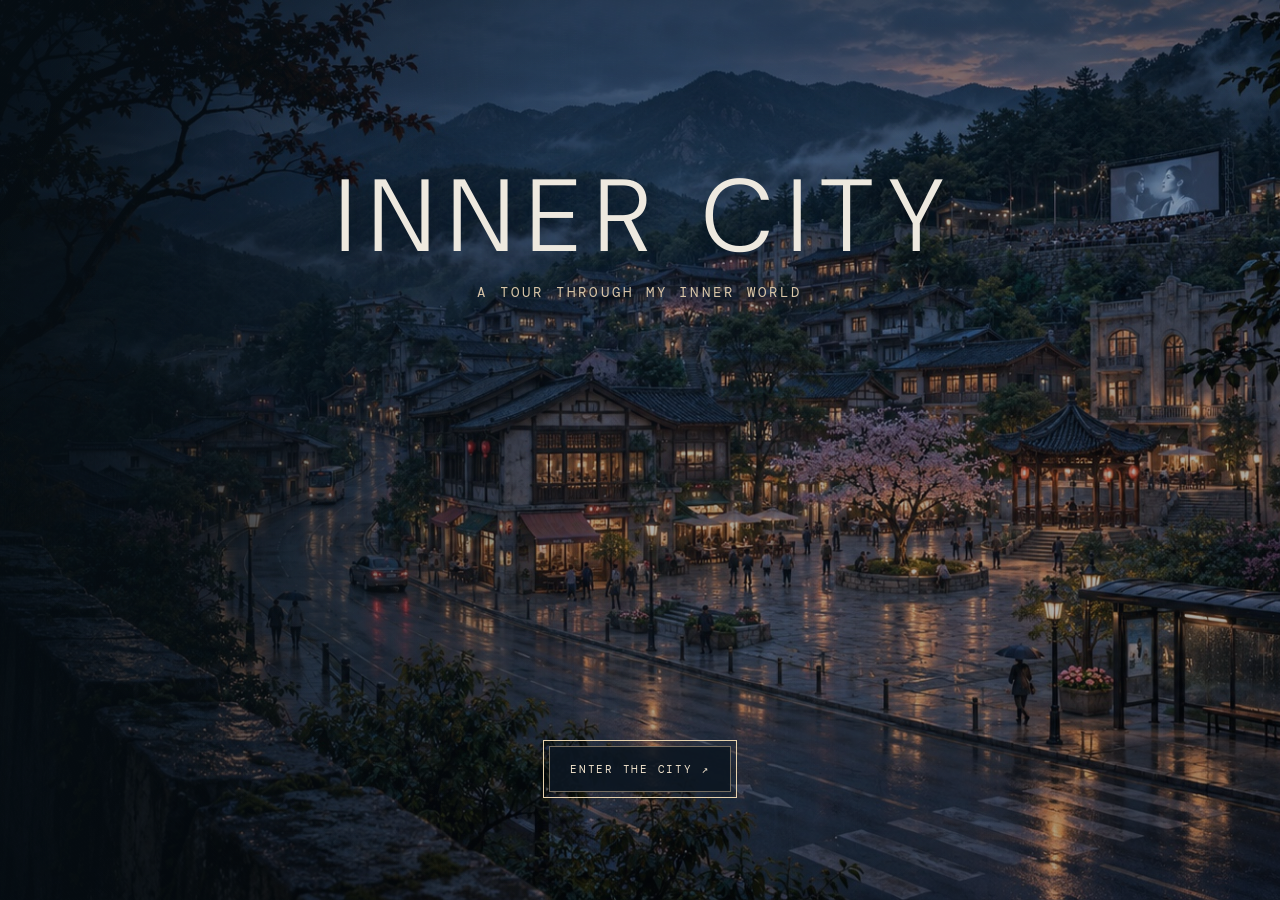
<file: index.html>
<!doctype html>
<html lang="en">
<head>
  <meta charset="utf-8">
  <meta name="viewport" content="width=device-width,initial-scale=1">
  <meta name="theme-color" content="#080e16">
  <title>ZHUJIAXUAN — Art Portfolio</title>
  <style>html,body{margin:0;background:#080e16;color:#eee9df}iframe{display:block;width:100%;height:100dvh;border:0;background:#080e16}</style>
  <link rel="preload" as="image" href="assets/cinema/overview.jpg" fetchpriority="high">
  <link rel="stylesheet" href="opening.css">
  <link rel="stylesheet" href="https://fonts.googleapis.com/css2?family=DM+Mono&amp;family=DM+Sans:wght@300;400&amp;display=swap" media="print" onload="this.media='all'">
</head>
<body data-opening="waiting">
  <iframe id="city" allowfullscreen inert src="city-prototype/index.html?opening=1" title="INNER CITY interactive 3D city"></iframe>
  <section class="opening" aria-labelledby="opening-title">
    <div class="opening-veil" aria-hidden="true"></div>
    <div class="opening-title">
      <h1 id="opening-title">INNER CITY</h1>
      <p>A TOUR THROUGH MY INNER WORLD</p>
    </div>
    <div class="opening-actions">
      <p class="opening-status" role="status"></p>
      <button type="button" id="opening-enter" hidden>ENTER THE CITY ↗</button>
      <button type="button" id="opening-retry" hidden>RETRY ↻</button>
      <noscript>Enable JavaScript to enter INNER CITY.</noscript>
    </div>
  </section>
  <script type="module" src="opening.js"></script>
</body>
</html>
</file>
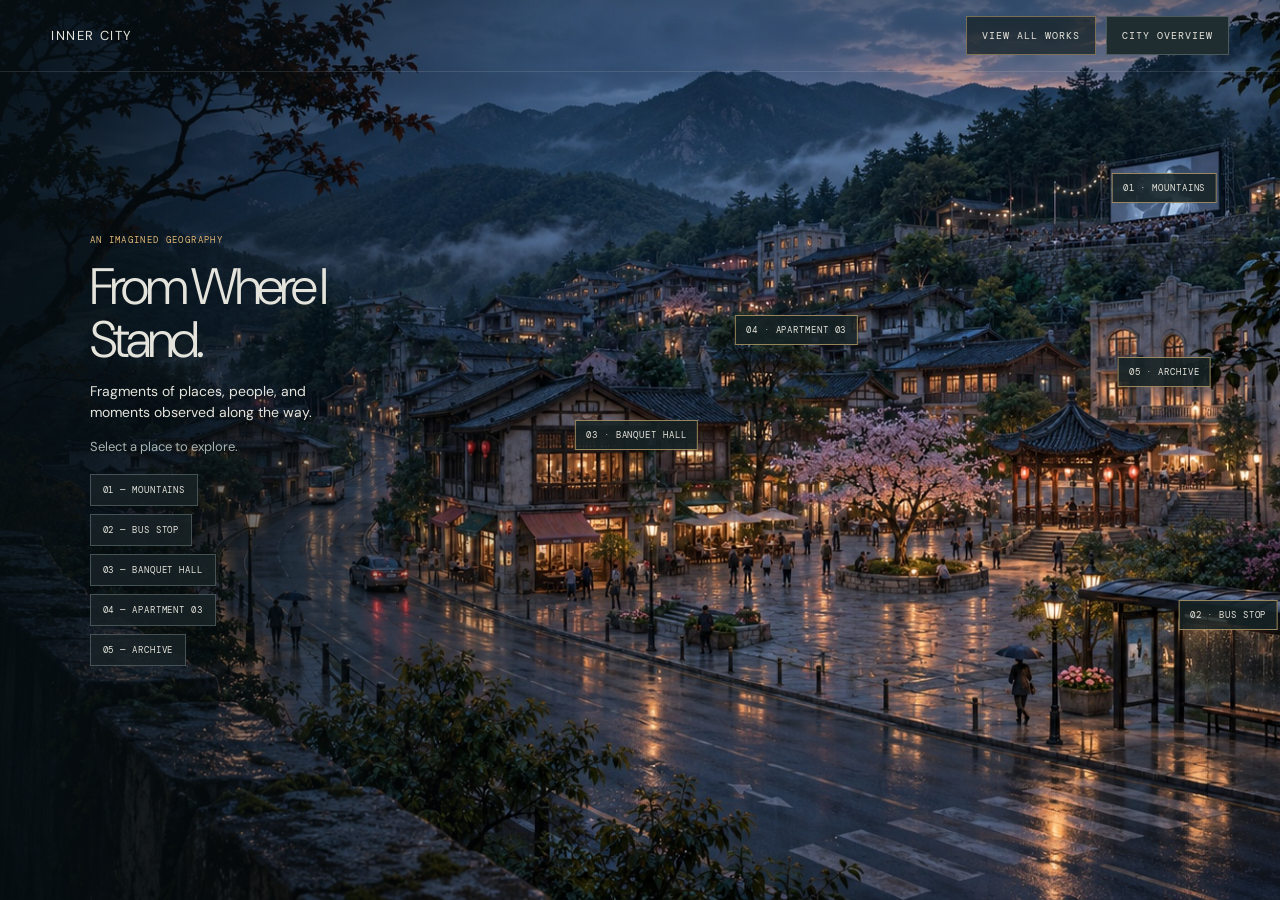
<file: city-prototype/index.html>
<!doctype html><html lang="en"><head><meta charset="utf-8"><meta name="viewport" content="width=device-width,initial-scale=1"><title>ZHUJIAXUAN — Art Portfolio</title><link rel="stylesheet" href="style.css"><link rel="stylesheet" href="viewer.css"><link rel="stylesheet" href="https://fonts.googleapis.com/css2?family=DM+Mono:wght@400;500&amp;family=DM+Sans:wght@300;400;500&amp;family=Playfair+Display:ital,wght@1,400&amp;display=swap" media="print" onload="this.media='all'"><script>if(parent!==window&&new URLSearchParams(location.search).has("opening"))document.documentElement.classList.add("opening-pending");</script><script type="importmap">{"imports":{"three":"./vendor/three.module.js"}}</script></head><body><header><div class="brand">INNER CITY</div><nav class="header-actions" aria-label="City navigation"><button id="viewAllWorks" type="button" aria-haspopup="dialog" aria-controls="workIndex">VIEW ALL WORKS</button><button id="overview">CITY OVERVIEW</button></nav></header><main><div id="stage"></div><div class="copy"><p>AN IMAGINED GEOGRAPHY</p><h1 id="title">From Where I Stand.</h1><div class="overview-subtitle">Fragments of places, people, and moments observed along the way.</div><div id="info">Select a place to explore.</div><div class="actions"><button data-location="mountains">01 — MOUNTAINS</button><button data-location="bus">02 — BUS STOP</button><button data-location="banquet">03 — BANQUET HALL</button><button data-location="apartment">04 — APARTMENT 03</button><button data-location="archive">05 — ARCHIVE</button></div></div><button class="world-label" id="label-mountains">01 · MOUNTAINS</button><button class="world-label" id="label-bus">02 · BUS STOP</button><button class="world-label" id="label-banquet">03 · BANQUET HALL</button><button class="world-label" id="label-apartment">04 · APARTMENT 03</button><button class="world-label" id="label-archive">05 · ARCHIVE</button><div id="error" hidden>Three.js could not load.</div></main><section id="workIndex" class="work-index" role="dialog" aria-modal="true" aria-labelledby="workIndexTitle" aria-hidden="true" inert><div class="work-index-panel"><div class="work-index-heading"><div><p class="work-index-kicker">INNER CITY / INDEX</p><h2 id="workIndexTitle">Selected works</h2><p class="work-index-subtitle">Five rooms within an imagined geography.</p></div><button id="closeWorkIndex" class="work-index-close" type="button" aria-label="Close works index">CLOSE ×</button></div><div class="work-index-list"><button class="work-index-item" type="button" data-work-index="mountains"><span class="work-index-number">01</span><span class="work-index-copy"><span class="work-index-place">MOUNTAINS</span><span class="work-index-title">STONE IS THE ROOT OF CLOUD</span></span><span class="work-index-arrow" aria-hidden="true">↗</span></button><button class="work-index-item" type="button" data-work-index="bus"><span class="work-index-number">02</span><span class="work-index-copy"><span class="work-index-place">BUS STOP</span><span class="work-index-title">XIAO NAN</span></span><span class="work-index-arrow" aria-hidden="true">↗</span></button><button class="work-index-item" type="button" data-work-index="banquet"><span class="work-index-number">03</span><span class="work-index-copy"><span class="work-index-place">BANQUET HALL</span><span class="work-index-title">THE FLOCK</span></span><span class="work-index-arrow" aria-hidden="true">↗</span></button><button class="work-index-item" type="button" data-work-index="apartment"><span class="work-index-number">04</span><span class="work-index-copy"><span class="work-index-place">APARTMENT 03</span><span class="work-index-title">ME</span></span><span class="work-index-arrow" aria-hidden="true">↗</span></button><button class="work-index-item" type="button" data-work-index="archive"><span class="work-index-number">05</span><span class="work-index-copy"><span class="work-index-place">ARCHIVE</span><span class="work-index-title">IMAGE ARCHIVE</span></span><span class="work-index-arrow" aria-hidden="true">↗</span></button></div><p class="work-index-foot">SELECT A WORK TO ENTER ITS VIEWING SPACE</p></div></section><script src="media-config.js"></script><link rel="modulepreload" href="main.js"><link rel="modulepreload" href="portfolio-layer.js"><script type="module" src="opening-ready.js"></script></body></html>
</file>
<file: opening.css>
html,body{width:100%;height:100%;overflow:hidden}
[hidden]{display:none!important}
#city{
  position:absolute;
  inset:0;
  height:100%;
  opacity:0;
  transform:scale(.988);
  transform-origin:57% 42%;
  transition:opacity 1s ease,transform 2s cubic-bezier(.22,.65,.35,1);
}
body:is([data-opening="ready"],[data-opening="entering"],[data-opening="entered"]) #city{opacity:1;transform:none}
.opening{
  position:fixed;
  inset:0;
  z-index:1;
  text-align:center;
  isolation:isolate;
  font-family:'DM Sans',system-ui,sans-serif;
  transition:opacity .62s ease;
}
.opening-veil,.opening-veil::before,.opening-veil::after{position:absolute;inset:0;pointer-events:none}
.opening-veil{
  z-index:-1;
  background:radial-gradient(ellipse at 51% 38%,#142231,#080e16 74%);
  opacity:1;
  transition:opacity 1.7s cubic-bezier(.21,.58,.3,1);
}
.opening-veil::before,.opening-veil::after{content:""}
.opening-veil::before{
  opacity:.17;
  background:repeating-radial-gradient(circle at 41% 57%,#b6c5cf14 0 .35px,transparent .4px 3px);
}
.opening-veil::after{
  opacity:.34;
  background:radial-gradient(ellipse 68% 20% at 63% 67%,#72869f45,transparent 100%);
  animation:opening-haze 5s ease-out both;
}
.opening-title{
  position:absolute;
  left:16px;
  right:16px;
  top:43%;
  transform:translateY(-50%);
  transition:top 1.5s cubic-bezier(.22,.65,.35,1);
}
.opening-title h1,.opening-title p{margin:0;animation:opening-title 1.2s .38s both ease-out}
.opening-title h1{
  font-weight:300;
  font-size:clamp(38px,8vw,112px);
  line-height:1.02;
  letter-spacing:.16em;
  padding-left:.16em;
  text-shadow:0 2px 24px #061019aa;
}
.opening-title p{
  margin-top:14px;
  color:#d9c6a8;
  font:400 clamp(9px,1.25vw,14px)/1.5 'DM Mono',ui-monospace,monospace;
  letter-spacing:.23em;
  animation-delay:.56s;
  text-shadow:0 1px 14px #09141f;
}
.opening-actions{position:absolute;left:16px;right:16px;bottom:max(12%,env(safe-area-inset-bottom));font:11px/1.5 'DM Mono',ui-monospace,monospace;letter-spacing:.12em}
.opening-status{color:#bcc5cd;margin:0 0 12px}
.opening-status:empty{margin:0}
.opening-actions button{
  min-height:46px;
  border:1px solid #bda98d99;
  padding:12px 20px;
  background:#0d1721e8;
  color:#f1e3cc;
  font:inherit;
  letter-spacing:.16em;
  cursor:pointer;
  transition:color .2s,background .2s;
}
.opening-actions button:hover{background:#dcc3a0;color:#151d25}
.opening-actions button:focus-visible{outline:1px solid #e6d2ae;outline-offset:5px}
body:is([data-opening="ready"],[data-opening="entering"]) .opening-veil{opacity:.34;transition-delay:var(--city-lead,0ms)}
body:is([data-opening="ready"],[data-opening="entering"]) .opening-title{top:26%}
body[data-opening="ready"] #opening-enter{animation:opening-title .45s ease-out both}
body[data-opening="entering"] .opening{opacity:0}
@keyframes opening-title{from{opacity:0;transform:translateY(8px)}to{opacity:1;transform:none}}
@keyframes opening-haze{from{transform:translate(-4%,4%);opacity:.15}to{transform:none;opacity:.34}}
@media(max-width:600px){
  .opening-title h1{font-size:clamp(32px,9vw,48px)}
  .opening-title p{letter-spacing:.16em}
  body:is([data-opening="ready"],[data-opening="entering"]) .opening-title{top:23%}
}
@media(prefers-reduced-motion:reduce){
  #city,.opening,.opening-veil,.opening-title,.opening-actions button{transition:none;transform:none}
  .opening-veil::after,.opening-title h1,.opening-title p,body[data-opening="ready"] #opening-enter{animation:none}
}
</file>
<file: city-prototype/style.css>
*{box-sizing:border-box}body{margin:0;background:#182327;color:#e5e4dc;font-family:'DM Sans',sans-serif;overflow:hidden}header{height:72px;position:absolute;z-index:5;inset:0 0 auto;display:flex;align-items:center;justify-content:space-between;padding:0 4vw;border-bottom:1px solid #d9e1dd22}.brand{font-size:13px;letter-spacing:.12em}.brand span{margin-left:16px;font:9px 'DM Mono';color:#92a09b}button{font:10px 'DM Mono';letter-spacing:.1em;color:#e6e4db;background:#202d30;border:1px solid #70808088;padding:12px 15px;cursor:pointer;transition:.2s}button:hover,button.active{background:#dfb776;color:#172226;border-color:#dfb776}main,#stage{position:absolute;inset:0}#stage canvas{display:block;width:100%;height:100%}.copy{position:absolute;z-index:2;left:7vw;top:25vh;width:310px;pointer-events:none}.copy p{font:9px 'DM Mono';letter-spacing:.15em;color:#dfb776}.copy h1{font-size:clamp(40px,5vw,70px);font-weight:300;letter-spacing:-.065em;line-height:.98;margin:18px 0}.copy h1 i{font-family:'Playfair Display';font-weight:400}.copy #info{font-size:13px;line-height:1.7;color:#a9b5b1;max-width:260px}.actions{pointer-events:auto;display:flex;flex-direction:column;align-items:flex-start;gap:8px;margin-top:24px}.legend{position:absolute;z-index:2;bottom:22px;left:4vw;font:9px 'DM Mono';letter-spacing:.12em;color:#9ba8a4}.legend span{color:#dfb776}#error{position:absolute;z-index:8;inset:auto 20px 60px;background:#672;color:#fff;padding:14px}

.world-label{position:fixed;z-index:8;transform:translate(-50%,-130%);pointer-events:auto;white-space:nowrap;font-size:9px;background:#172326dd;border-color:#d9b777aa;padding:8px 10px}.world-label[hidden]{display:none}

.actions{max-height:58vh;overflow:auto}.actions button{font-size:9px;padding:9px 12px;background:#172326df}.world-label{z-index:9}

.in-scene .copy{opacity:0;transition:opacity .45s;pointer-events:none}.copy{transition:opacity .45s}


.header-actions{display:flex;align-items:center;gap:10px}
#viewAllWorks{background:#172326bb;border-color:#dfb77677;color:#e8e5dc}
#viewAllWorks:hover{background:#dfb776;color:#172226}
.work-index{position:fixed;z-index:15;inset:0;display:none;overflow:auto;background:rgba(16,24,27,.86);backdrop-filter:blur(12px);-webkit-backdrop-filter:blur(12px);color:#e8e5dc;padding:clamp(88px,13vh,132px) clamp(22px,9vw,150px) 48px}
.work-index.open{display:block}
.work-index-panel{width:min(100%,900px);margin:0 auto}
.work-index-heading{display:flex;justify-content:space-between;align-items:flex-start;gap:24px;border-bottom:1px solid #d9e1dd35;padding-bottom:28px}
.work-index-kicker,.work-index-foot{font:9px 'DM Mono',monospace;letter-spacing:.16em;color:#dfb776}
.work-index-heading h2{font:300 clamp(32px,5vw,58px) 'DM Sans',sans-serif;letter-spacing:-.045em;margin:12px 0 8px}
.work-index-subtitle{font-size:13px;color:#a9b5b1;margin:0}
.work-index-close{flex:none}
.work-index-list{display:grid;grid-template-columns:1fr 1fr;column-gap:36px;margin-top:12px}
.work-index-item{display:flex;align-items:center;gap:18px;width:100%;min-height:92px;padding:18px 4px;text-align:left;background:transparent;border:0;border-bottom:1px solid #d9e1dd2b;color:#e8e5dc;letter-spacing:0}
.work-index-item:hover,.work-index-item:focus-visible{background:#26353788;color:#e8e5dc}
.work-index-number{font:11px 'DM Mono',monospace;color:#dfb776;align-self:flex-start;padding-top:3px}
.work-index-copy{display:flex;flex-direction:column;gap:7px;min-width:0}
.work-index-place{font:10px 'DM Mono',monospace;letter-spacing:.13em;color:#aebcb6}
.work-index-title{font:400 15px 'DM Sans',sans-serif;letter-spacing:.04em;color:#e8e5dc}
.work-index-arrow{margin-left:auto;color:#dfb776;font-size:16px}
.work-index-foot{margin-top:26px;color:#91a09b}
@media(max-width:700px){.header-actions{gap:5px}header{padding:0 4vw}.header-actions button{padding:10px 8px;font-size:8px}.work-index{padding:96px 6vw 32px}.work-index-heading{gap:12px}.work-index-heading h2{font-size:36px}.work-index-list{grid-template-columns:1fr;margin-top:8px}.work-index-item{min-height:75px;padding:13px 2px}.work-index-title{font-size:14px}}

/* Exterior plates share the stage with the existing WebGL interiors. */
.cinema-stage,.cinema-shot{position:absolute;inset:0;overflow:hidden;pointer-events:none}
.cinema-shot{visibility:hidden}
.cinema-shot.active{visibility:visible;z-index:1}
.cinema-frame,.cinema-plate,.cinema-depth{position:absolute;transform-origin:0 0}
/* Keep the bitmap stable while the route scales it and moves its masked layers. */
.cinema-frame{will-change:transform}
.cinema-depth,.cinema-atmosphere>div{will-change:transform,opacity}
.cinema-plate,.cinema-depth{inset:0;width:100%;height:100%;display:block}
.cinema-depth{background-size:100% 100%;opacity:0}
[data-region="ridge"]{mask-image:radial-gradient(ellipse 47% 22% at 45% 4%,#000 22%,transparent 100%)}
[data-region="street"][data-axis="horizontal"]{mask-image:radial-gradient(ellipse 37% 21% at 87% 100%,#000 22%,transparent 100%)}
[data-region="street"][data-axis="vertical"]{mask-image:radial-gradient(ellipse 15% 32% at 101% 0%,#000 17%,transparent 100%)}
[data-region="forest"]{mask-image:radial-gradient(ellipse 39% 24% at 24% 0%,#000 15%,transparent 100%)}
[data-region="stairs"]{mask-image:linear-gradient(0deg,#000 2%,#000 10%,transparent 26%)}
[data-region="traffic"]{mask-image:radial-gradient(ellipse 19% 21% at 97% 45%,#000 18%,transparent 100%)}
[data-region="curb"]{mask-image:linear-gradient(0deg,#000 3%,#000 11%,transparent 28%)}
body.exterior-in-motion .entry{opacity:var(--exterior-entry,0);pointer-events:none}
body.exterior-in-motion .entry button{pointer-events:none}
body.exterior-in-motion .copy,body.exterior-in-motion .actions{opacity:0;pointer-events:none}
.cinema-stage:after{content:"";position:absolute;inset:0;z-index:2;background:linear-gradient(90deg,#081217b5,transparent 46%),linear-gradient(180deg,#08121762,transparent 18%);opacity:0;transition:opacity .4s}
body[data-exterior]:not([data-exterior=""]) .cinema-stage:after{opacity:1}
button.cinema-artwork{position:absolute;padding:0;border:0;background:#101b20;overflow:hidden;pointer-events:auto;cursor:pointer}
.cinema-artwork img{width:100%;height:100%;display:block;object-fit:cover}
.cinema-artwork:focus-visible{outline:2px solid #efc78b;outline-offset:3px}
body[data-exterior="bus"] .entry.entry--bus{left:7vw;right:auto;top:28vh}
@media(max-width:700px){body[data-exterior="bus"] .entry.entry--bus{left:5vw;right:auto;top:auto;bottom:5vh}.cinema-stage:after{background:linear-gradient(90deg,#08121790,transparent 74%),linear-gradient(0deg,#081217ab,transparent 39%)}}
[data-shot="mountains"] .cinema-artwork img{object-fit:contain}
/* Keep poster credits within the visible part of the fixed mountain screen
   when the portrait viewport crops the landscape plate. */
@media(max-aspect-ratio:3/4){
  [data-shot="mountains"] .cinema-artwork img{
    padding-inline:max(0px,calc(25.2vh - 51.7vw + 3px)) max(0px,calc(24.6vh - 32.4vw + 3px));
  }
}
[data-shot="bus"] .cinema-artwork img{object-fit:contain}
[data-shot="bus"] .cinema-artwork::after{content:"";position:absolute;inset:0;pointer-events:none;background:linear-gradient(118deg,transparent 24%,#b8cad217 43%,transparent 64%);box-shadow:inset 0 0 7px #1d2c36aa}
.cinema-atmosphere{position:absolute;inset:0;z-index:3;overflow:hidden;pointer-events:none}
.cinema-atmosphere>div{position:absolute;inset:-12%;pointer-events:none}
.cinema-mist{
  opacity:var(--mist);
  background:
    radial-gradient(ellipse 82% 56% at 66% 67%,#899caaf4 10%,#708a9ac9 39%,transparent 100%),
    radial-gradient(ellipse 100% 76% at 23% 35%,#536e81 9%,#637f8fe8 42%,transparent 100%),
    radial-gradient(ellipse at 99% 82%,#526a7de8,transparent 80%),
    linear-gradient(148deg,#526b7cde,#7a95a3d9 54%,#3d5565ef);
  transform:translateY(calc(var(--drift) * -.26));
}
.cinema-vapor{
  opacity:var(--wisps);
  background:
    radial-gradient(ellipse 62% 13% at 4% 74%,#9db6c2a8 6%,transparent 100%),
    radial-gradient(ellipse 47% 19% at 78% 83%,#99afbec7 4%,transparent 100%),
    radial-gradient(ellipse 35% 11% at 41% 54%,#91aabb79 6%,transparent 100%);
  transform:translate(calc(var(--drift) * -.48),calc(var(--drift) * -.44));
}
.cinema-atmosphere[data-route="bus"] .cinema-mist{
  transform:translateX(calc(var(--drift) * -.22));
  background:
    radial-gradient(ellipse 67% 64% at 79% 53%,#9ba6a8f0 9%,#6f8592ce 41%,transparent 95%),
    radial-gradient(ellipse 88% 97% at 20% 73%,#536d80f5,#698294dd 46%,transparent 100%),
    linear-gradient(126deg,#3d5466f5,#7e939cda 55%,#4a606eea);
}
.cinema-atmosphere[data-route="bus"] .cinema-vapor{
  background:radial-gradient(ellipse 54% 29% at 95% 64%,#9eb1ba9e,transparent 100%),radial-gradient(ellipse 59% 11% at 66% 77%,#7f9aa5a6,transparent 100%);
  transform:translateX(calc(var(--drift) * -.78));
}
.cinema-atmosphere[data-route="bus"] .cinema-scatter{
  opacity:calc(var(--wisps) * .72);
  background:
    radial-gradient(ellipse 12% 9% at 73% 57%,#f3c9a4a8 2%,#d5ab8b40 43%,transparent 100%),
    radial-gradient(ellipse 7% 5% at 85% 53%,#f1dfb580,transparent 100%),
    radial-gradient(ellipse 32% 7% at 81% 64%,#bdd3da67,transparent 100%),
    linear-gradient(119deg,transparent 46%,#b2ced827 53%,transparent 61%);
  transform:translateX(calc(var(--drift) * -.50));
}

button.cinema-artwork:disabled{pointer-events:none}

/* Interior transitions pass through the darker foreground of the doorway. */
[data-route="banquet"] .cinema-mist,[data-route="apartment"] .cinema-mist,[data-route="archive"] .cinema-mist{
  transform:translateX(calc(var(--drift) * -.22));
}
[data-route="banquet"] .cinema-mist{background:radial-gradient(ellipse at 67% 49%,#51382a 8%,#2b2827 42%,#161f27 90%)}
[data-route="apartment"] .cinema-mist{background:radial-gradient(ellipse at 78% 33%,#485365 5%,#232d3b 39%,#171e29 84%)}
[data-route="archive"] .cinema-mist{background:radial-gradient(ellipse at 58% 43%,#404346 4%,#252d34 45%,#192129 85%)}
[data-route="banquet"] .cinema-vapor,[data-route="apartment"] .cinema-vapor,[data-route="archive"] .cinema-vapor{
  transform:translateX(calc(var(--drift) * -.75));
}
[data-route="banquet"] .cinema-vapor{background:radial-gradient(ellipse 33% 37% at 67% 52%,#ac785b72,transparent 100%)}
[data-route="apartment"] .cinema-vapor{background:radial-gradient(ellipse 28% 38% at 79% 35%,#8198ae65,transparent 100%)}
[data-route="archive"] .cinema-vapor{background:radial-gradient(ellipse 37% 26% at 59% 36%,#ada48865,transparent 100%)}
[data-region="table"]{mask-image:linear-gradient(0deg,#000 0%,#000 9%,transparent 29%)}
[data-region="arches"]{mask-image:radial-gradient(ellipse 37% 20% at 72% 0%,#000 12%,transparent 100%)}
[data-region="sofa"]{mask-image:radial-gradient(ellipse 41% 27% at 21% 100%,#000 17%,transparent 100%)}
[data-region="window"]{mask-image:radial-gradient(ellipse 18% 18% at 96% 0%,#000 14%,transparent 100%)}
[data-region="gallery-floor"]{mask-image:linear-gradient(0deg,#000 0%,#000 9%,transparent 26%)}
[data-region="gallery-ceiling"]{mask-image:linear-gradient(180deg,#000 0%,#000 7%,transparent 23%)}
[data-shot="banquet"] .cinema-artwork img,[data-shot="apartment"] .cinema-artwork img,[data-shot="archive"] .cinema-artwork img{object-fit:contain}
[data-shot="archive"] button.cinema-exhibit-marker{background:transparent}
[data-shot="archive"] .cinema-artwork:not(:disabled):hover{box-shadow:inset 0 0 0 1px #ead6ac9e}
body[data-exterior="banquet"] .entry.entry--banquet{left:7vw}
@media(max-width:700px){body[data-exterior="banquet"] .entry.entry--banquet{left:5vw}}
[data-shot="banquet"] .cinema-artwork{background:#1c2024;clip-path:polygon(0 0,100% 0,100% 100%,0 100%,0 84%,9% 71%,0 58%)}
[data-shot="archive"] [data-exhibit="PHOTO"]{clip-path:polygon(0 0,100% 14%,100% 95%,0 100%)}
[data-shot="archive"] [data-exhibit="PHOTO"] img{object-fit:cover}

/* The parent opening reveals the live city before releasing its navigation. */
body > header, main > .world-label, main > .legend{transition:opacity .55s ease}
.opening-pending body > header,.opening-pending main > :is(.copy,.world-label,.legend){opacity:0}
@media(prefers-reduced-motion:reduce){
  body > header,main > :is(.copy,.world-label,.legend){transition:none}
}

/* City overview copy */
.copy{max-width:86vw}
.copy h1{font-size:clamp(36px,4vw,60px);line-height:1.04;margin:14px 0}
.overview-subtitle{max-width:270px;font-size:14px;line-height:1.55;color:#e5e4dc;margin-bottom:12px}
.copy .actions{margin-top:16px}
@media(max-width:700px){
  .copy{top:clamp(82px,15vh,145px)}
}

.mobile-explore #stage,
.mobile-explore .world-label {
  touch-action: none;
}
</file>
<file: city-prototype/viewer.css>
.viewer {
  --viewer-ink:#f0eae0;
  --viewer-muted:#a4b0bb;
  --viewer-gold:#dcc3a0;
  --viewer-line:#c1c5cc36;
  position:fixed;
  z-index:20;
  inset:0;
  color:var(--viewer-ink);
  background:radial-gradient(ellipse at 55% 8%,#19252f,#0b1118 59%,#080d13);
  visibility:hidden;
  pointer-events:none;
  opacity:0;
  overscroll-behavior:contain;
  transition:opacity .54s ease,visibility 0s .54s;
}
.viewer.open {
  visibility:visible;
  pointer-events:auto;
  opacity:1;
  transition:opacity .54s ease;
}
.viewer [hidden]{display:none!important}
.viewer button{
  min-height:44px;
  padding:9px 13px;
  color:var(--viewer-ink);
  border:1px solid var(--viewer-line);
  background:#101923a0;
  text-transform:uppercase;
  line-height:1.2;
}
.viewer button:hover,.viewer button.active{color:#101820;background:var(--viewer-gold);border-color:var(--viewer-gold)}
.viewer button:disabled{opacity:.42;cursor:default}
.viewer :focus-visible,.cinema-exhibit-label:focus-visible{outline:2px solid var(--viewer-gold,#dcc3a0);outline-offset:3px}
.viewer-bar{
  position:relative;
  inset:auto;
  height:auto;
  min-width:0;
  align-items:center;
  gap:20px;
  padding:22px 0 18px;
  border-bottom:1px solid var(--viewer-line);
}
.viewer-heading{min-width:0}
.viewer-bar h2{margin:4px 0 0;font:400 clamp(21px,3vw,42px)/1.02 'DM Sans',sans-serif;letter-spacing:-.037em}
.viewer-brand,.viewer-location,.artwork-count,.viewer-time,.playback-state,.gallery figcaption{
  margin:0;
  font:11px/1.25 'DM Mono',monospace;
  letter-spacing:.09em;
}
.viewer-brand{color:var(--viewer-gold)}
.viewer-location{margin-top:7px;color:var(--viewer-muted)}
.viewer-bar button{flex:none}
.workroom[data-mode="cinema"],.artwork-viewer{
  display:grid;
  grid-template-rows:auto minmax(0,1fr) auto;
  gap:14px;
  padding:0 clamp(18px,5vw,84px) max(16px,env(safe-area-inset-bottom));
}
.workroom[data-mode="cinema"] .filters,.workroom[data-mode="cinema"] .gallery{display:none}
.viewer .video-frame,.artwork-stage{
  position:relative;
  min-width:0;
  min-height:0;
  width:100%;
  height:100%;
  align-self:center;
  overflow:hidden;
  background:#060b11;
  transform:scale(.982);
  transition:transform .54s cubic-bezier(.22,.74,.28,1);
}
.viewer.open .video-frame,.viewer.open .artwork-stage{transform:scale(1)}
.viewer video,.viewer .work-cover{
  position:absolute;
  inset:0;
  display:block;
  width:100%;
  height:100%;
  object-fit:contain;
}
.viewer .work-cover{z-index:1;pointer-events:none}
.viewer .controls{transition:opacity .28s ease,transform .28s ease}
.viewer.controls-idle .controls{opacity:0;transform:translateY(6px);pointer-events:none}
.viewer.controls-idle .controls:has(:focus-visible){opacity:1;transform:none;pointer-events:auto}
.viewer .seek,.viewer .vol{accent-color:var(--viewer-gold);cursor:pointer;touch-action:none}
.viewer .seek{display:block;width:100%;height:32px;margin:0 0 2px}
.viewer .vol{width:clamp(60px,9vw,100px);min-height:34px}
.control-row{display:flex;align-items:center;gap:12px;min-width:0}
.control-row .play{min-width:82px}
.viewer-time{color:var(--viewer-ink);font-variant-numeric:tabular-nums;white-space:nowrap}
.playback-state{color:var(--viewer-muted);margin-right:auto}
.media-status{
  position:absolute;
  z-index:2;
  inset:auto 6vw 112px;
  margin:0;
  padding:10px 14px;
  color:var(--viewer-muted);
  background:#111b25ed;
  font:12px/1.4 'DM Sans',sans-serif;
  overflow-wrap:anywhere;
}
.media-status[data-kind="error"]{color:var(--viewer-gold)}
.workroom[data-mode="exhibition"]{
  overflow-y:auto;
  overflow-x:hidden;
  padding:0 clamp(18px,7vw,116px) 48px;
}
.workroom[data-mode="exhibition"] .viewer-bar{
  position:sticky;
  top:0;
  z-index:2;
  background:linear-gradient(#101922,#101922f5);
}
.filters{display:flex;flex-wrap:wrap;gap:8px;margin:20px 0 24px}
.gallery{display:grid;grid-template-columns:repeat(2,minmax(0,1fr));align-items:start;gap:30px 26px}
.gallery figure{min-width:0;margin:0}
.viewer button.gallery-artwork{display:grid;place-items:center;width:100%;padding:0;background:#090f17;border-color:var(--viewer-line)}
.viewer button.gallery-artwork:hover{border-color:var(--viewer-gold)}
.gallery img{width:100%;height:clamp(180px,32vw,475px);display:block;object-fit:contain}
.gallery figcaption{margin-top:10px;color:var(--viewer-muted)}
.artwork-viewer{z-index:30;background:#080e15}
.artwork-stage{display:grid;place-items:center;touch-action:none}
.artwork-stage img{position:absolute;inset:0;margin:auto;display:block;max-width:100%;max-height:100%;min-height:0;width:auto;height:auto;user-select:none;object-fit:contain;pointer-events:none}
.artwork-stage.zoomed{cursor:grab}
.artwork-stage.zoomed:active{cursor:grabbing}
.artwork-tools,.artwork-pagination,.artwork-zoom{display:flex;align-items:center;gap:8px}
.artwork-tools{justify-content:space-between;flex-wrap:wrap}
.artwork-count{min-width:60px;text-align:center;color:var(--viewer-muted)}
.artwork-pagination button,.artwork-zoom button{min-width:44px}
.cinema-exhibit-label{
  position:absolute;
  z-index:2;
  transform:translate(-50%,5px);
  pointer-events:auto;
  padding:7px 9px;
  border-color:#d5bf9b80;
  background:#111b24e8;
  color:#f0eadd;
  white-space:nowrap;
  font-size:9px;
}
.cinema-exhibit-label:hover,.cinema-exhibit-label:focus-visible{background:#dcc3a0;color:#151e25}
.cinema-exhibit-label:disabled{pointer-events:none}
@media(max-width:700px){
  .viewer-bar{gap:10px;padding:16px 0 12px}
  .viewer-bar h2{font-size:22px}
  .viewer-bar button{font-size:9px;padding:8px}
  .viewer-brand,.viewer-location,.viewer-time,.artwork-count,.gallery figcaption{font-size:9px}
  .workroom[data-mode="cinema"],.artwork-viewer{gap:10px}
  .control-row{gap:6px;flex-wrap:wrap;justify-content:flex-start}
  .control-row .play{min-width:64px}
  .control-row button{font-size:9px;padding:8px}
  .control-row .playback-state{order:1;width:100%;margin:0;font-size:10px}
  .viewer .vol{flex:1;min-width:40px;max-width:75px}
  .gallery{grid-template-columns:minmax(0,1fr);gap:24px}
  .gallery img{height:auto;max-height:58vh}
  .filters{gap:6px}
  .filters button{font-size:9px;padding-inline:9px}
  .artwork-tools{justify-content:center}
  .artwork-tools button{padding-inline:8px}
  .cinema-exhibit-label{min-height:36px}
}
@media(prefers-reduced-motion:reduce){
  .viewer,.viewer.open,.viewer .video-frame,.viewer .artwork-stage,.viewer .controls{transition:none;transform:none}
}
.workroom[data-mode="cinema"].viewer-expanded,.workroom[data-mode="cinema"]:fullscreen,
.artwork-viewer.viewer-expanded,.artwork-viewer:fullscreen{padding-inline:clamp(8px,1.6vw,28px);gap:8px}
.viewer-expanded .viewer-bar,.viewer:fullscreen .viewer-bar{padding-block:8px}
.viewer-expanded .viewer-bar h2,.viewer:fullscreen .viewer-bar h2{font-size:clamp(18px,2vw,30px)}
.viewer-expanded .viewer-location,.viewer:fullscreen .viewer-location{display:none}

body[data-exterior="apartment"] .entry{width:min(35vw,365px)}
body[data-exterior="apartment"] .entry .work-description{
  max-height:min(38vh,340px);
  font-size:clamp(13px,1vw,16px);
  line-height:1.58;
}
.exhibition-copy{
  display:grid;
  grid-template-columns:minmax(0, .8fr) minmax(0, 1.2fr);
  column-gap:clamp(24px,5vw,76px);
  margin:0 0 clamp(24px,4vw,52px);
  padding:0 0 24px;
  border-bottom:1px solid var(--viewer-line);
}
.exhibition-copy h3{
  grid-column:1;
  align-self:start;
  margin:0;
  font:400 clamp(21px,2.25vw,35px)/1.1 'DM Sans',sans-serif;
  letter-spacing:-.03em;
}
.exhibition-copy h3 span{font-size:.73em;color:var(--viewer-muted);white-space:nowrap}
.exhibition-medium,.exhibition-status{
  grid-column:1;
  margin:9px 0 0;
  color:var(--viewer-gold);
  font:11px/1.55 'DM Mono',monospace;
}
.exhibition-status{color:var(--viewer-muted)}
.exhibition-description{
  grid-column:2;
  grid-row:1 / span 3;
  max-width:66ch;
  color:#c0cad3;
  font:clamp(14px,1.15vw,17px)/1.62 'DM Sans',sans-serif;
}
.exhibition-description p{margin:0}
.exhibition-description p+p{margin-top:.7em}
@media(max-width:700px){
  body[data-exterior="apartment"] .entry{width:90vw}
  body[data-exterior="apartment"] .entry .work-description{max-width:42ch;max-height:30vh;font-size:13px}
  .exhibition-copy{display:block;padding-bottom:18px}
  .exhibition-description{margin-top:14px}
}
</file>
